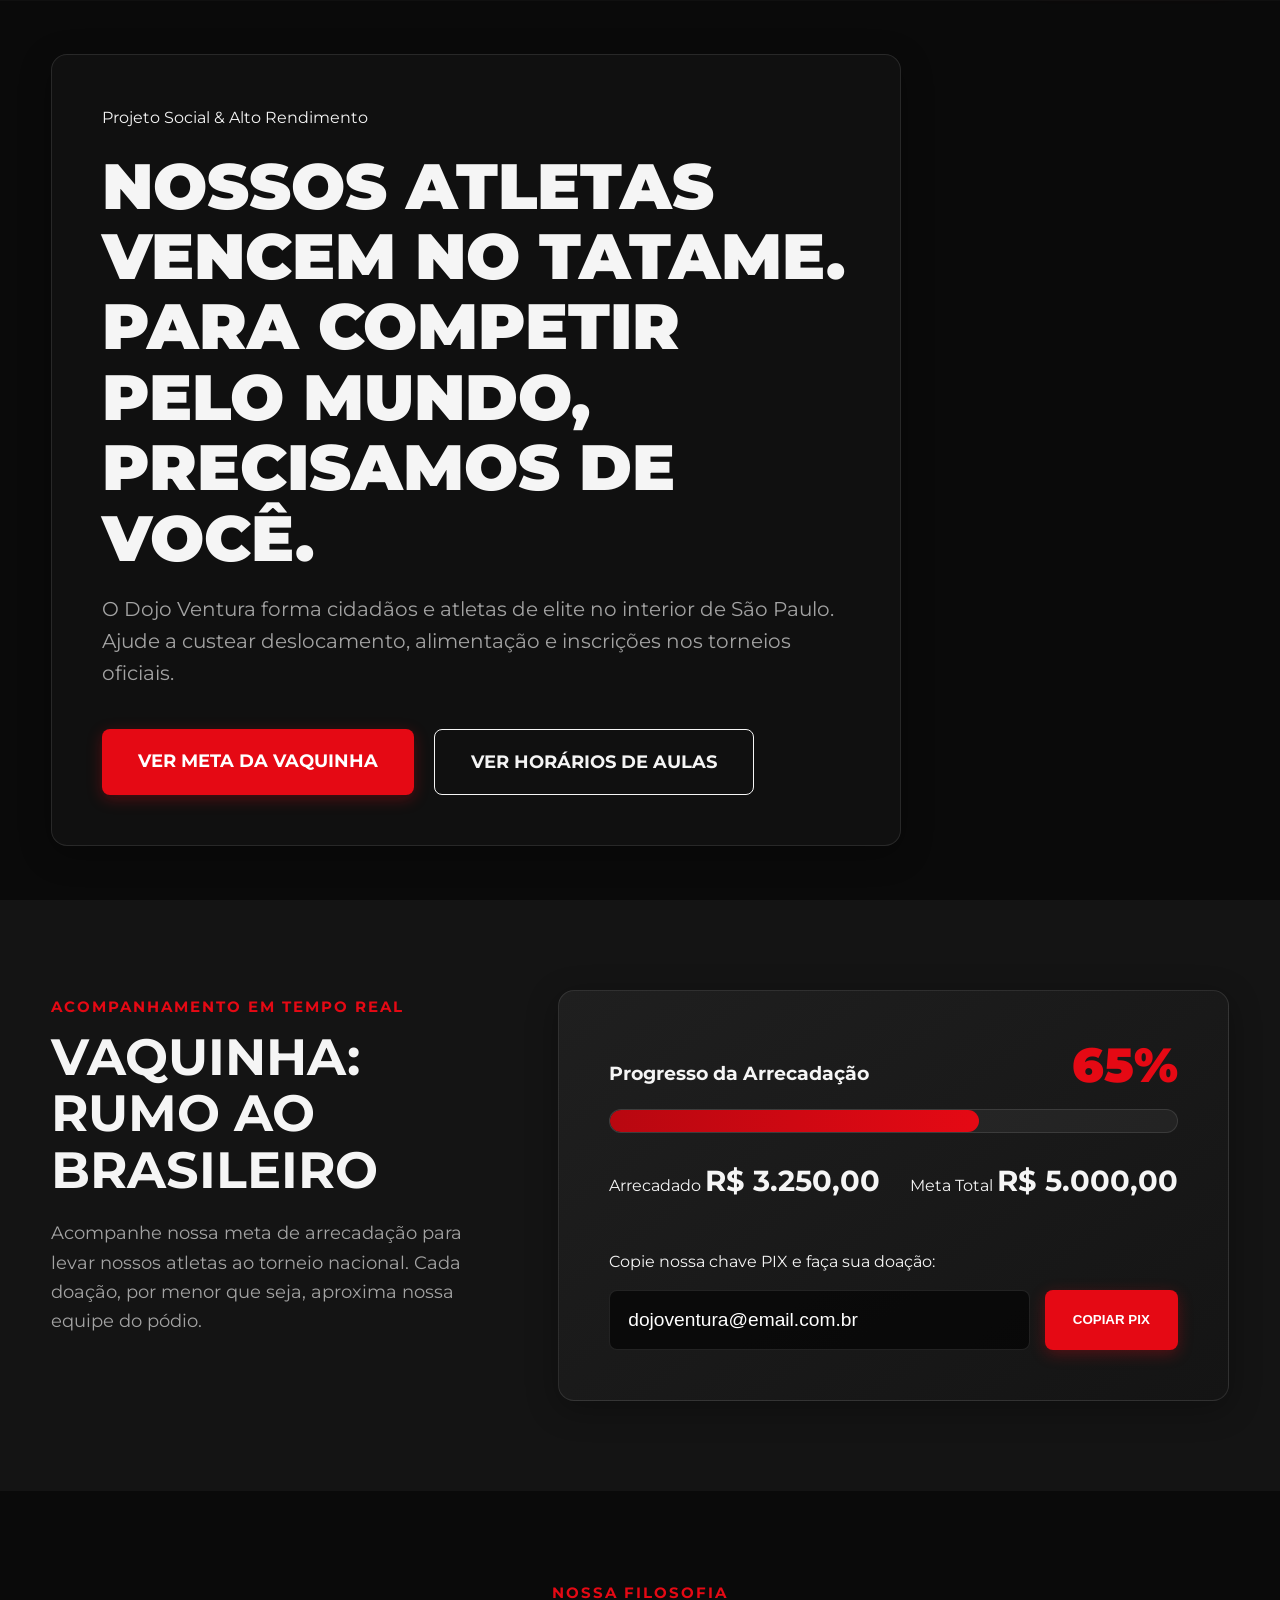
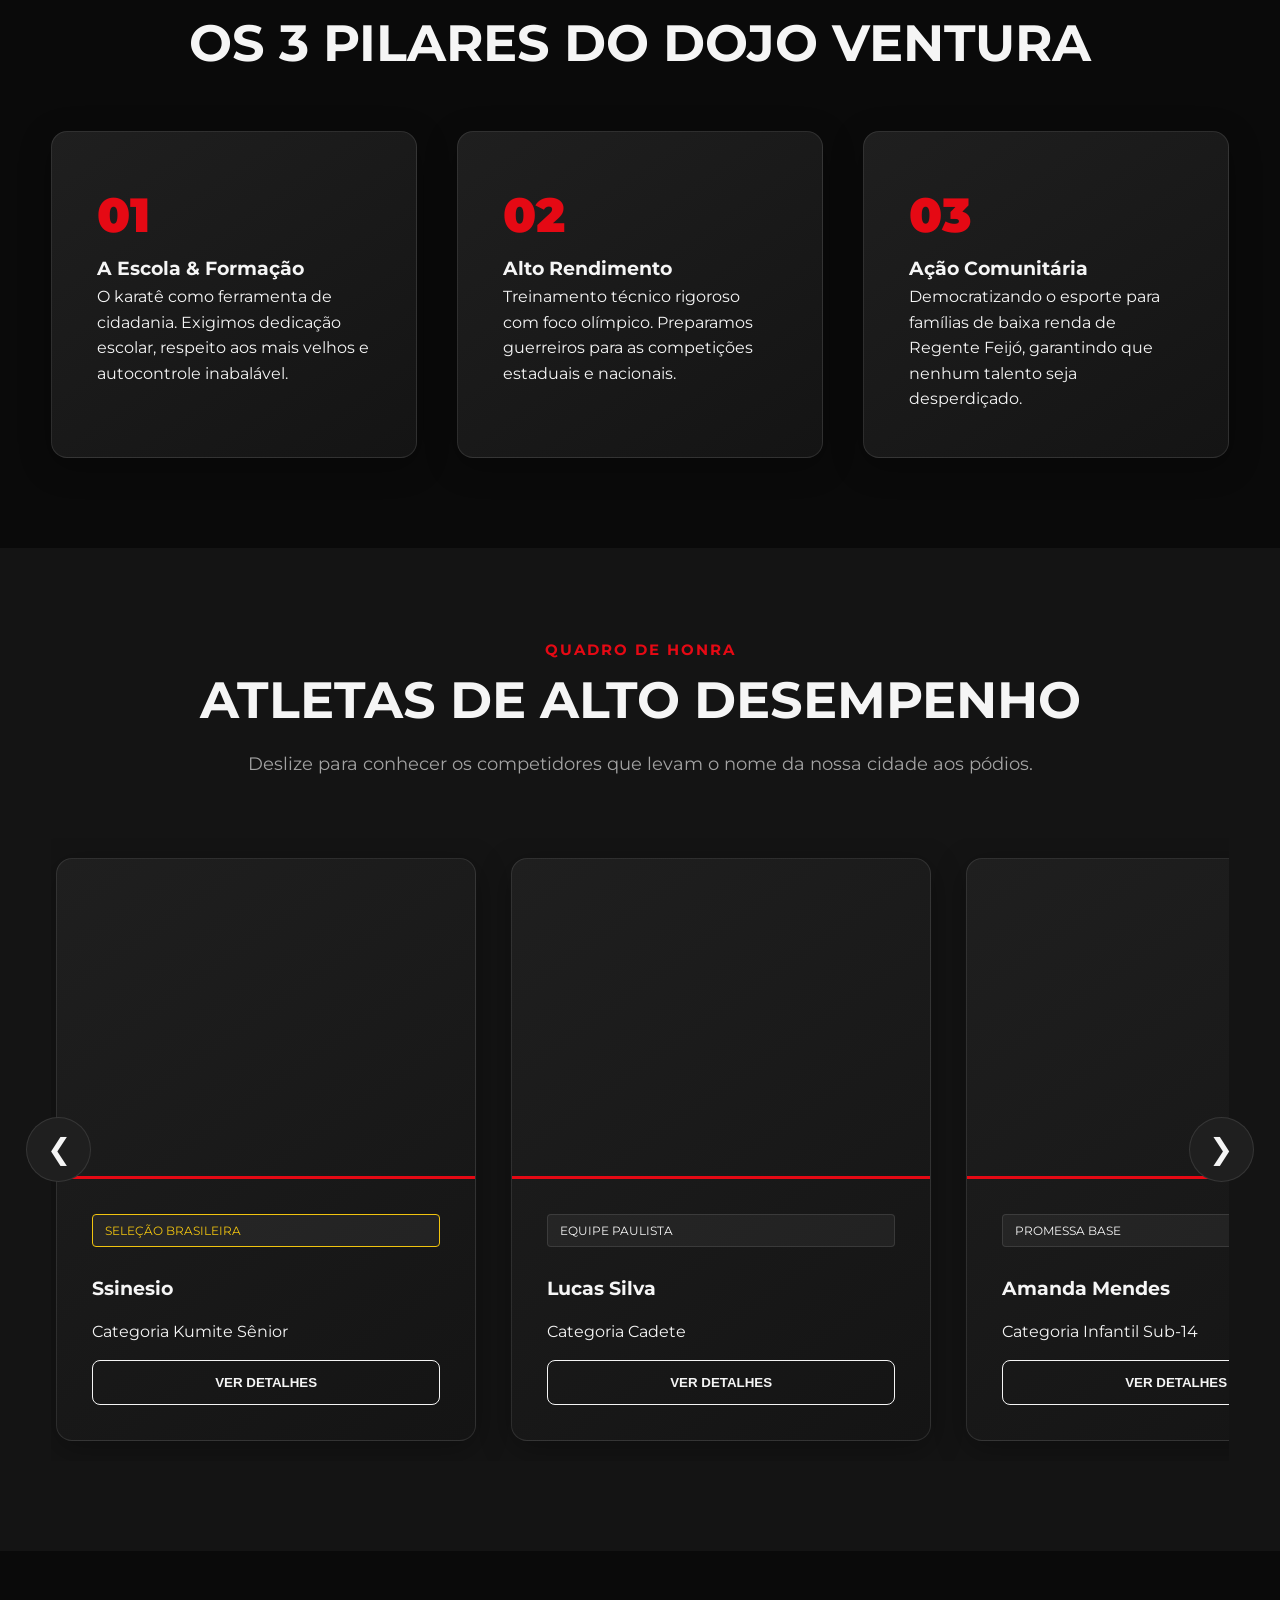
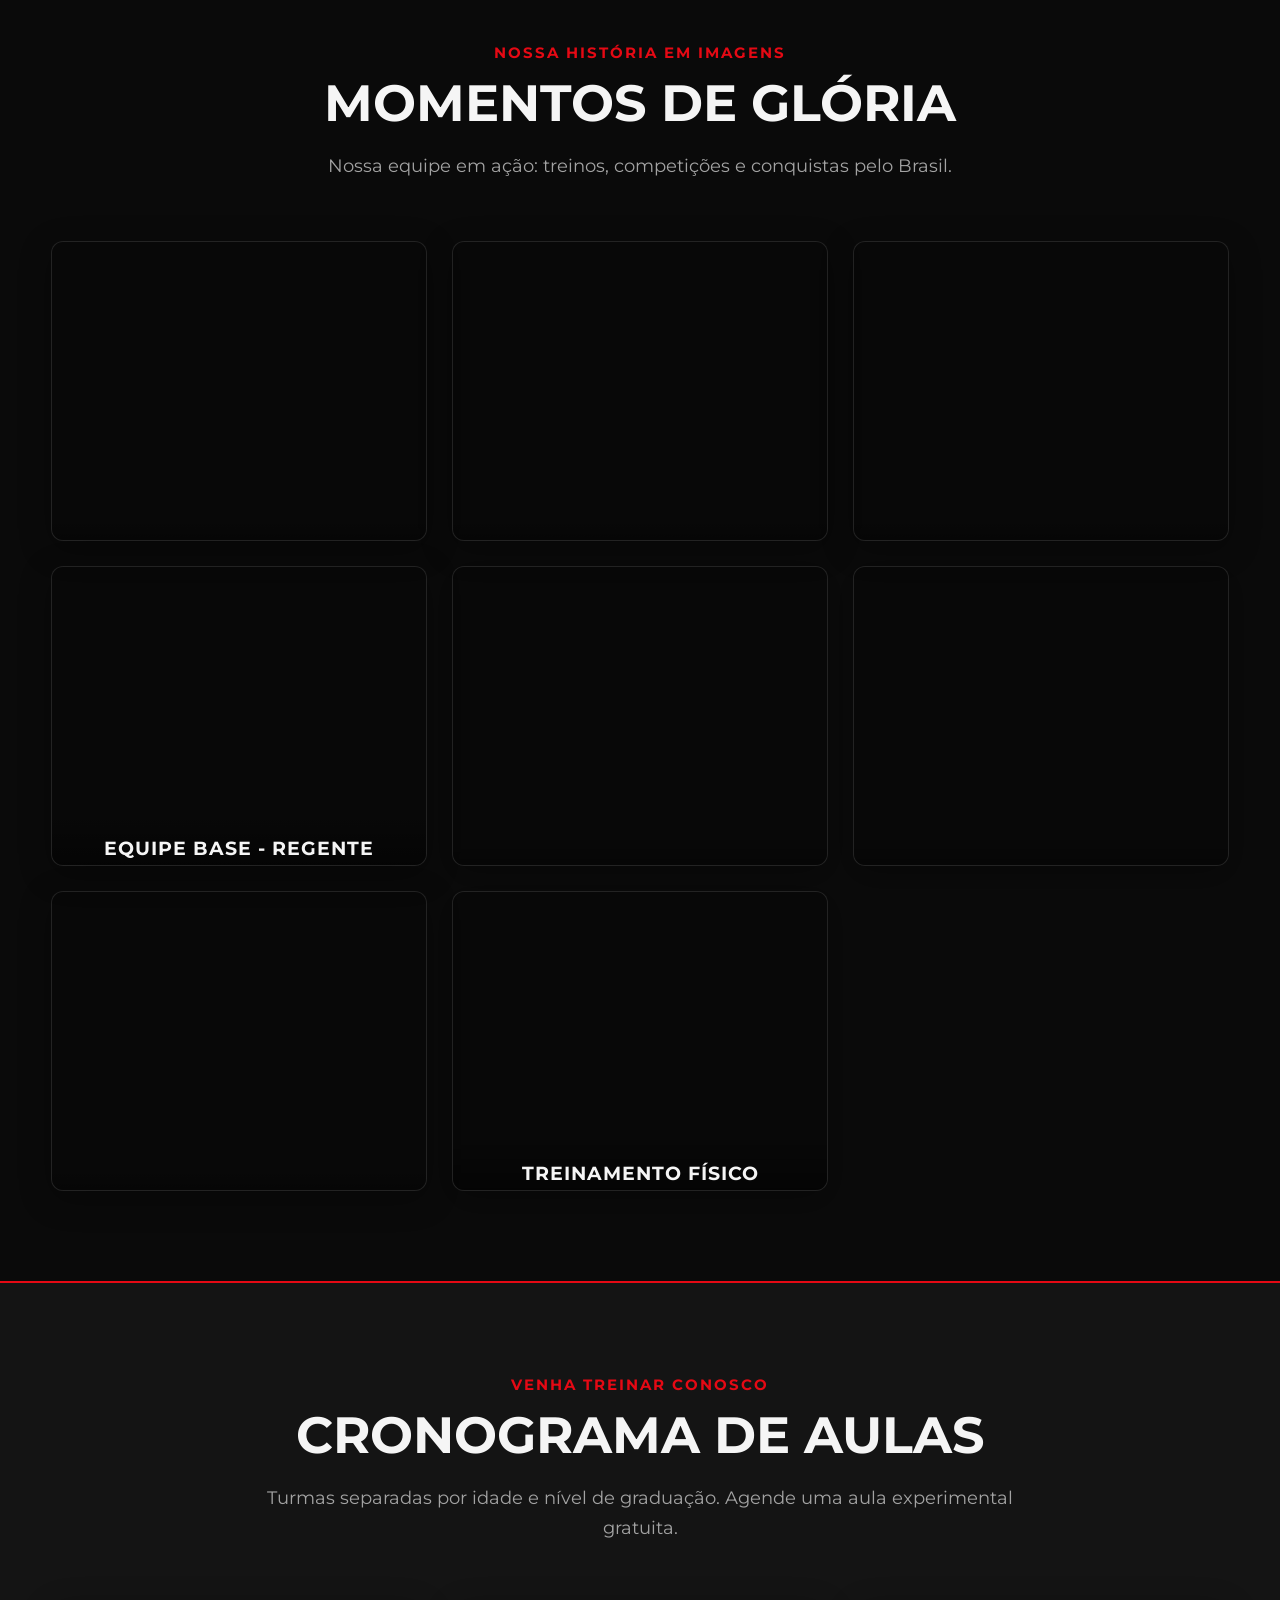
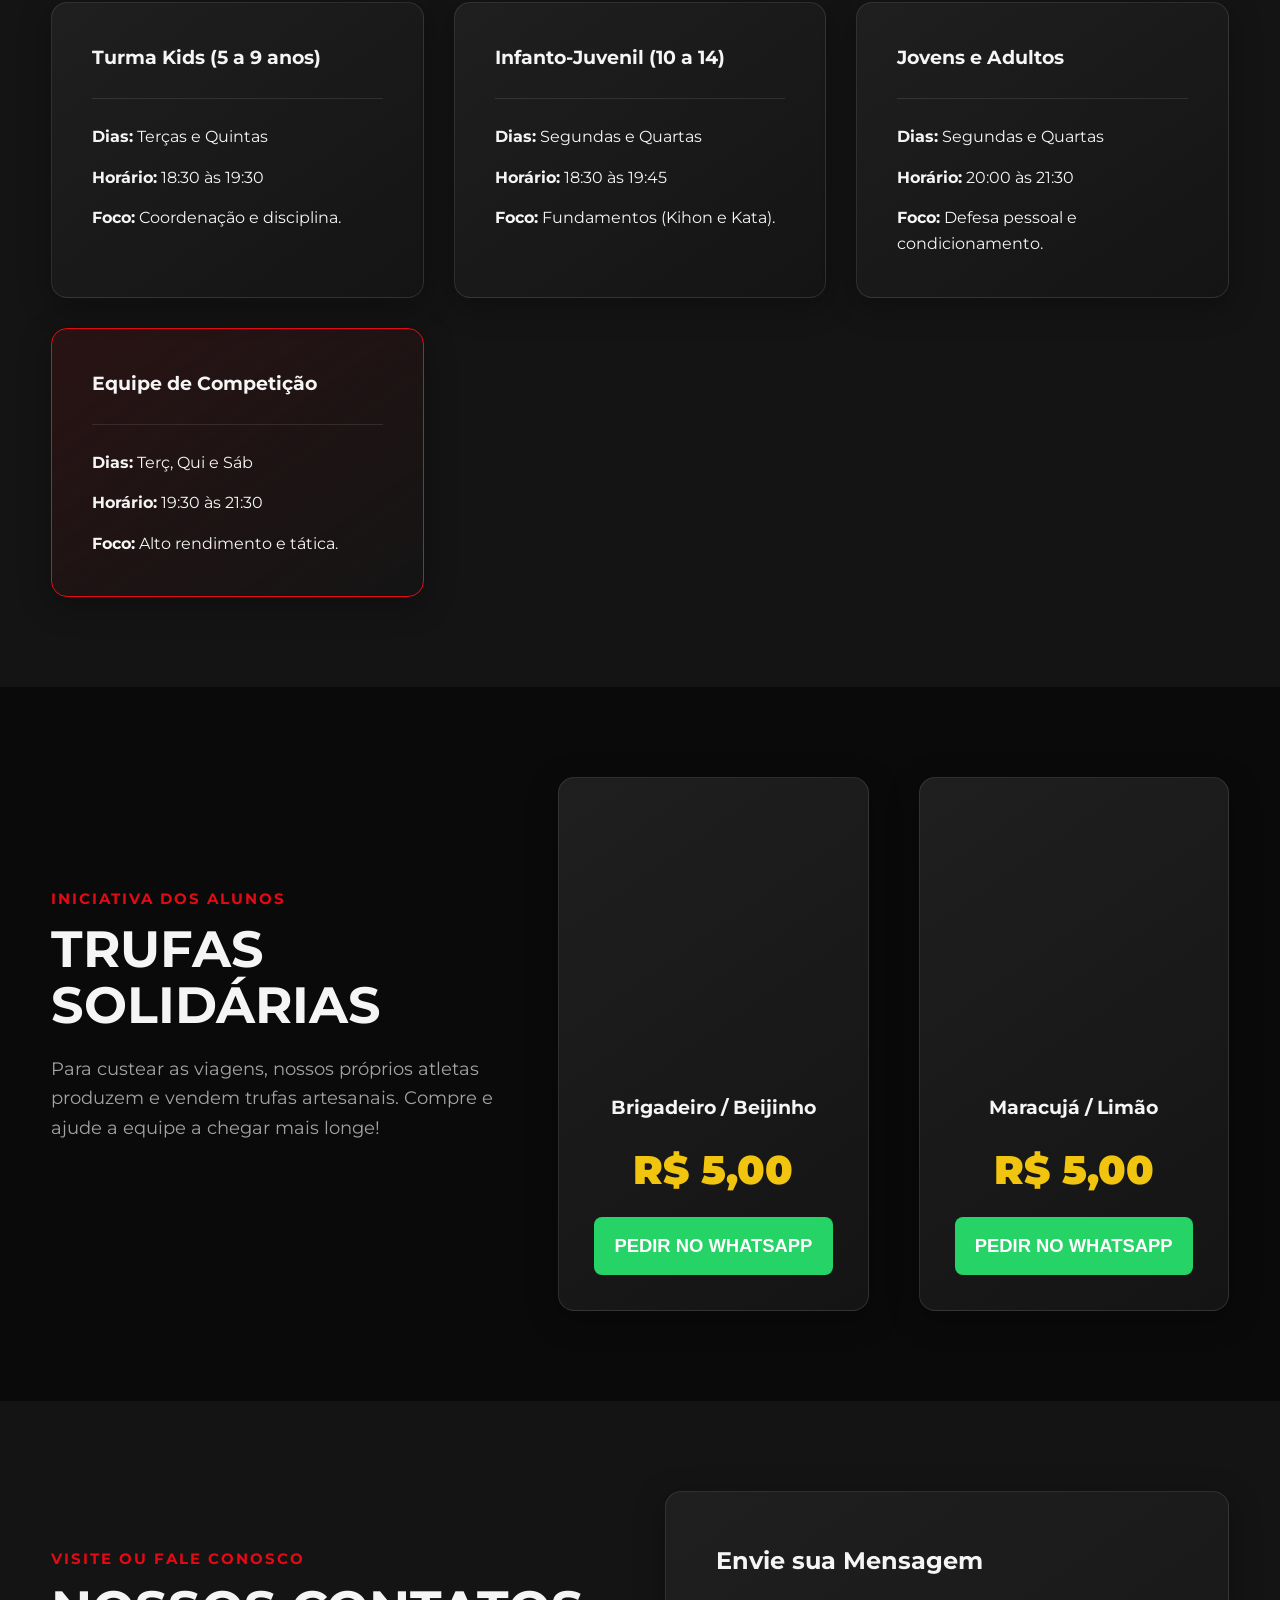
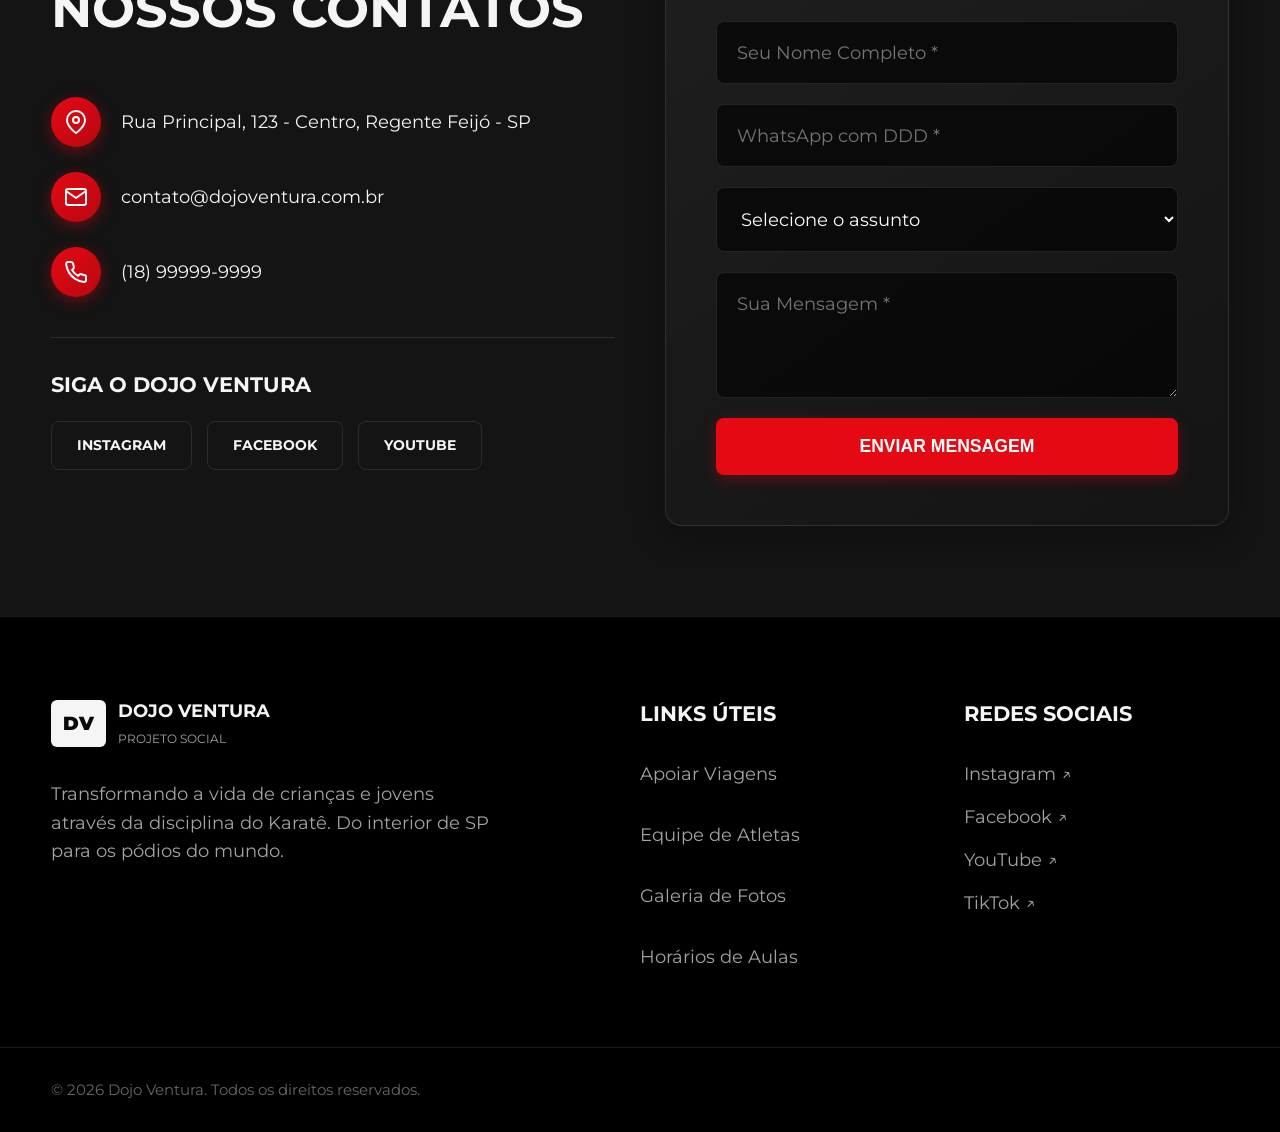
<file: website/index.html>
<!doctype html>
<html lang="pt-BR">
  <head>
    <meta charset="UTF-8" />
    <meta name="viewport" content="width=device-width, initial-scale=1.0" />
    <title>Dojo Ventura — Centro de Treinamento de Karatê</title>
    <link rel="preconnect" href="https://fonts.googleapis.com" />
    <link rel="preconnect" href="https://fonts.gstatic.com" crossorigin />
    <link
      href="https://fonts.googleapis.com/css2?family=Montserrat:wght@400;700;900&display=swap"
      rel="stylesheet"
    />
    <link rel="stylesheet" href="../assets/CSS/style.css" />
  </head>
  <body>
    <!-- Header Oculto (Aparece no Scroll) -->
    <header id="main-header" class="header">
      <div class="header-container container">
        <a href="#" class="logo">
          <span class="logo-box">DV</span>
          <div class="logo-text">
            <strong>DOJO VENTURA</strong>
            <span>Regente Feijó/SP</span>
          </div>
        </a>
        <nav class="nav-links">
          <a href="#vaquinha">Vaquinha</a>
          <a href="#atletas">Atletas</a>
          <a href="#galeria">Galeria</a>
          <a href="#aulas">Aulas</a>
          <a href="#apoiar">Trufas</a>
        </nav>
        <a href="#contato" class="btn-primary btn-header">Fale Conosco</a>
      </div>
    </header>

    <section id="hero" class="hero reveal">
      <div class="hero-overlay"></div>
      <div class="hero-content container">
        <div class="hero-text-block modern-card glass-panel">
          <span class="subtitle">Projeto Social & Alto Rendimento</span>
          <h1>
            Nossos atletas vencem no tatame. Para competir pelo mundo,
            precisamos de você.
          </h1>
          <p>
            O Dojo Ventura forma cidadãos e atletas de elite no interior de São
            Paulo. Ajude a custear deslocamento, alimentação e inscrições nos
            torneios oficiais.
          </p>

          <div class="hero-buttons">
            <a href="#vaquinha" class="btn-primary btn-large"
              >Ver Meta da Vaquinha</a
            >
            <a href="#aulas" class="btn-outline btn-large"
              >Ver Horários de Aulas</a
            >
          </div>
        </div>
      </div>
    </section>

    <!-- Progresso da Vaquinha -->
    <section id="vaquinha" class="section dark-bg reveal">
      <div class="container grid-2-uneven align-items-center">
        <div class="section-header align-left">
          <span class="highlight">Acompanhamento em Tempo Real</span>
          <h2>Vaquinha: Rumo ao Brasileiro</h2>
          <p>
            Acompanhe nossa meta de arrecadação para levar nossos atletas ao
            torneio nacional. Cada doação, por menor que seja, aproxima nossa
            equipe do pódio.
          </p>
        </div>

        <div class="progress-card modern-card">
          <div class="progress-info">
            <h3>Progresso da Arrecadação</h3>
            <span class="progress-percentage">65%</span>
          </div>
          <div class="progress-bar-container">
            <div class="progress-bar-fill" style="width: 65%"></div>
          </div>
          <div class="progress-stats">
            <div>
              <span class="label">Arrecadado</span>
              <strong>R$ 3.250,00</strong>
            </div>
            <div class="text-right">
              <span class="label">Meta Total</span>
              <strong>R$ 5.000,00</strong>
            </div>
          </div>

          <div class="pix-action-box">
            <p>Copie nossa chave PIX e faça sua doação:</p>
            <div class="pix-action">
              <input
                type="text"
                id="pixKey"
                readonly
                value="dojoventura@email.com.br"
                class="pix-input"
              />
              <button onclick="copiarPix()" class="btn-primary">
                Copiar PIX
              </button>
            </div>
          </div>
        </div>
      </div>
    </section>

    <main>
      <section id="pilares" class="section reveal">
        <div class="container">
          <div class="section-header">
            <span class="highlight">Nossa Filosofia</span>
            <h2>Os 3 Pilares do Dojo Ventura</h2>
          </div>
          <div class="grid-3">
            <div class="card modern-card">
              <div class="card-icon">01</div>
              <h3>A Escola & Formação</h3>
              <p>
                O karatê como ferramenta de cidadania. Exigimos dedicação
                escolar, respeito aos mais velhos e autocontrole inabalável.
              </p>
            </div>
            <div class="card modern-card">
              <div class="card-icon">02</div>
              <h3>Alto Rendimento</h3>
              <p>
                Treinamento técnico rigoroso com foco olímpico. Preparamos
                guerreiros para as competições estaduais e nacionais.
              </p>
            </div>
            <div class="card modern-card">
              <div class="card-icon">03</div>
              <h3>Ação Comunitária</h3>
              <p>
                Democratizando o esporte para famílias de baixa renda de Regente
                Feijó, garantindo que nenhum talento seja desperdiçado.
              </p>
            </div>
          </div>
        </div>
      </section>

      <!-- Atletas Carrossel (Atualizado com mais cards) -->
      <section id="atletas" class="section dark-bg reveal">
        <div class="container">
          <div class="section-header">
            <span class="highlight">Quadro de Honra</span>
            <h2>Atletas de Alto Desempenho</h2>
            <p>
              Deslize para conhecer os competidores que levam o nome da nossa
              cidade aos pódios.
            </p>
          </div>

          <div class="carousel-container">
            <button class="carousel-btn prev-btn" id="prevBtn">&#10094;</button>
            <div class="carousel-track" id="carouselTrack">
              <!-- Atleta 1 -->
              <div class="atleta-card modern-card">
                <div
                  class="atleta-img"
                  style="
                    background-image: url(&quot;https://images.unsplash.com/photo-1555597673-b21d5c935865?auto=format&fit=crop&w=600&q=80&quot;);
                  "
                ></div>
                <div class="atleta-info">
                  <span class="badge badge-gold">Seleção Brasileira</span>
                  <h3>Ssinesio</h3>
                  <p>Categoria Kumite Sênior</p>
                  <button class="btn-outline open-modal" data-atleta="Ssinesio">
                    Ver Detalhes
                  </button>
                </div>
              </div>
              <!-- Atleta 2 -->
              <div class="atleta-card modern-card">
                <div
                  class="atleta-img"
                  style="
                    background-image: url(&quot;https://images.unsplash.com/photo-1541534741688-6078c6bfb5c5?auto=format&fit=crop&w=600&q=80&quot;);
                  "
                ></div>
                <div class="atleta-info">
                  <span class="badge">Equipe Paulista</span>
                  <h3>Lucas Silva</h3>
                  <p>Categoria Cadete</p>
                  <button
                    class="btn-outline open-modal"
                    data-atleta="Lucas Silva"
                  >
                    Ver Detalhes
                  </button>
                </div>
              </div>
              <!-- Atleta 3 -->
              <div class="atleta-card modern-card">
                <div
                  class="atleta-img"
                  style="
                    background-image: url(&quot;https://images.unsplash.com/photo-1574680096145-d05b474e2155?auto=format&fit=crop&w=600&q=80&quot;);
                  "
                ></div>
                <div class="atleta-info">
                  <span class="badge">Promessa Base</span>
                  <h3>Amanda Mendes</h3>
                  <p>Categoria Infantil Sub-14</p>
                  <button
                    class="btn-outline open-modal"
                    data-atleta="Amanda Mendes"
                  >
                    Ver Detalhes
                  </button>
                </div>
              </div>
              <!-- Atleta 4 -->
              <div class="atleta-card modern-card">
                <div
                  class="atleta-img"
                  style="
                    background-image: url(&quot;https://images.unsplash.com/photo-1599058917212-d750089bc07e?auto=format&fit=crop&w=600&q=80&quot;);
                    filter: grayscale(20%);
                  "
                ></div>
                <div class="atleta-info">
                  <span class="badge badge-gold">Especialista Kata</span>
                  <h3>Roberto Gomes</h3>
                  <p>Categoria Kata Sênior</p>
                  <button
                    class="btn-outline open-modal"
                    data-atleta="Roberto Gomes"
                  >
                    Ver Detalhes
                  </button>
                </div>
              </div>
              <!-- Atleta 5 -->
              <div class="atleta-card modern-card">
                <div
                  class="atleta-img"
                  style="
                    background-image: url(&quot;https://images.unsplash.com/photo-1526509867162-5b0c0d1b4b33?auto=format&fit=crop&w=600&q=80&quot;);
                  "
                ></div>
                <div class="atleta-info">
                  <span class="badge">Feminino Elite</span>
                  <h3>Julia Castro</h3>
                  <p>Categoria Kumite Sub-21</p>
                  <button
                    class="btn-outline open-modal"
                    data-atleta="Julia Castro"
                  >
                    Ver Detalhes
                  </button>
                </div>
              </div>
              <!-- Atleta 6 -->
              <div class="atleta-card modern-card">
                <div
                  class="atleta-img"
                  style="
                    background-image: url(&quot;https://images.unsplash.com/photo-1595078475328-1ab05d41660c?auto=format&fit=crop&w=600&q=80&quot;);
                  "
                ></div>
                <div class="atleta-info">
                  <span class="badge">Destaque Regional</span>
                  <h3>Marcos Vinicius</h3>
                  <p>Categoria Júnior</p>
                  <button
                    class="btn-outline open-modal"
                    data-atleta="Marcos Vinicius"
                  >
                    Ver Detalhes
                  </button>
                </div>
              </div>
            </div>
            <button class="carousel-btn next-btn" id="nextBtn">&#10095;</button>
          </div>
        </div>
      </section>

      <!-- GALERIA DE FOTOS (Expandida) -->
      <section id="galeria" class="section reveal">
        <div class="container">
          <div class="section-header">
            <span class="highlight">Nossa História em Imagens</span>
            <h2>Momentos de Glória</h2>
            <p>
              Nossa equipe em ação: treinos, competições e conquistas pelo
              Brasil.
            </p>
          </div>

          <div class="galeria-grid">
            <div
              class="galeria-item modern-card"
              style="
                background-image: url(&quot;https://images.unsplash.com/photo-1555597673-b21d5c935865?auto=format&fit=crop&w=800&q=80&quot;);
              "
            >
              <div class="galeria-overlay">
                <span>Campeonato Paulista 2023</span>
              </div>
            </div>
            <div
              class="galeria-item modern-card"
              style="
                background-image: url(&quot;https://images.unsplash.com/photo-1541534741688-6078c6bfb5c5?auto=format&fit=crop&w=800&q=80&quot;);
              "
            >
              <div class="galeria-overlay"><span>Treino de Kumite</span></div>
            </div>
            <div
              class="galeria-item modern-card"
              style="
                background-image: url(&quot;https://images.unsplash.com/photo-1574680096145-d05b474e2155?auto=format&fit=crop&w=800&q=80&quot;);
              "
            >
              <div class="galeria-overlay">
                <span>Apresentação de Kata</span>
              </div>
            </div>
            <div
              class="galeria-item modern-card"
              style="
                background-image: url(&quot;https://images.unsplash.com/photo-1599058917212-d750089bc07e?auto=format&fit=crop&w=800&q=80&quot;);
              "
            >
              <div class="galeria-overlay">
                <span>Equipe Base - Regente Feijó</span>
              </div>
            </div>
            <div
              class="galeria-item modern-card"
              style="
                background-image: url(&quot;https://images.unsplash.com/photo-1548843288-e9f0d11f62b0?auto=format&fit=crop&w=800&q=80&quot;);
                filter: grayscale(50%);
              "
            >
              <div class="galeria-overlay"><span>Entrega de Faixas</span></div>
            </div>
            <div
              class="galeria-item modern-card"
              style="
                background-image: url(&quot;https://images.unsplash.com/photo-1621303837174-89787a7d4729?auto=format&fit=crop&w=800&q=80&quot;);
                filter: grayscale(20%);
              "
            >
              <div class="galeria-overlay">
                <span>Finais Open Nacional</span>
              </div>
            </div>
            <div
              class="galeria-item modern-card"
              style="
                background-image: url(&quot;https://images.unsplash.com/photo-1526509867162-5b0c0d1b4b33?auto=format&fit=crop&w=800&q=80&quot;);
              "
            >
              <div class="galeria-overlay">
                <span>Copa São Paulo 2024</span>
              </div>
            </div>
            <div
              class="galeria-item modern-card"
              style="
                background-image: url(&quot;https://images.unsplash.com/photo-1517836357463-d25dfeac3438?auto=format&fit=crop&w=800&q=80&quot;);
                filter: grayscale(30%);
              "
            >
              <div class="galeria-overlay">
                <span>Treinamento Físico Extremo</span>
              </div>
            </div>
          </div>
        </div>
      </section>

      <!-- HORÁRIOS DAS AULAS -->
      <section id="aulas" class="section dark-bg reveal border-top-red">
        <div class="container">
          <div class="section-header">
            <span class="highlight">Venha Treinar Conosco</span>
            <h2>Cronograma de Aulas</h2>
            <p>
              Turmas separadas por idade e nível de graduação. Agende uma aula
              experimental gratuita.
            </p>
          </div>

          <div class="grid-4">
            <div class="aula-card modern-card">
              <h3>Turma Kids (5 a 9 anos)</h3>
              <hr />
              <ul>
                <li><strong>Dias:</strong> Terças e Quintas</li>
                <li><strong>Horário:</strong> 18:30 às 19:30</li>
                <li><strong>Foco:</strong> Coordenação e disciplina.</li>
              </ul>
            </div>
            <div class="aula-card modern-card">
              <h3>Infanto-Juvenil (10 a 14)</h3>
              <hr />
              <ul>
                <li><strong>Dias:</strong> Segundas e Quartas</li>
                <li><strong>Horário:</strong> 18:30 às 19:45</li>
                <li><strong>Foco:</strong> Fundamentos (Kihon e Kata).</li>
              </ul>
            </div>
            <div class="aula-card modern-card">
              <h3>Jovens e Adultos</h3>
              <hr />
              <ul>
                <li><strong>Dias:</strong> Segundas e Quartas</li>
                <li><strong>Horário:</strong> 20:00 às 21:30</li>
                <li>
                  <strong>Foco:</strong> Defesa pessoal e condicionamento.
                </li>
              </ul>
            </div>
            <div class="aula-card modern-card card-destaque">
              <h3>Equipe de Competição</h3>
              <hr />
              <ul>
                <li><strong>Dias:</strong> Terç, Qui e Sáb</li>
                <li><strong>Horário:</strong> 19:30 às 21:30</li>
                <li><strong>Foco:</strong> Alto rendimento e tática.</li>
              </ul>
            </div>
          </div>
        </div>
      </section>

      <!-- TRUFAS -->
      <section id="apoiar" class="section reveal">
        <div class="container grid-2-uneven align-items-center">
          <div class="section-header align-left">
            <span class="highlight">Iniciativa dos Alunos</span>
            <h2>Trufas Solidárias</h2>
            <p>
              Para custear as viagens, nossos próprios atletas produzem e vendem
              trufas artesanais. Compre e ajude a equipe a chegar mais longe!
            </p>
          </div>

          <div class="grid-2-form">
            <div class="trufa-card modern-card">
              <div
                class="trufa-img"
                style="
                  background-image: url(&quot;https://images.unsplash.com/photo-1548843288-e9f0d11f62b0?auto=format&fit=crop&w=400&q=80&quot;);
                "
              ></div>
              <div class="trufa-info">
                <h3>Brigadeiro / Beijinho</h3>
                <span class="price">R$ 5,00</span>
                <button
                  class="btn-whatsapp"
                  onclick="pedirTrufa('Tradicionais')"
                >
                  Pedir no WhatsApp
                </button>
              </div>
            </div>
            <div class="trufa-card modern-card">
              <div
                class="trufa-img"
                style="
                  background-image: url(&quot;https://images.unsplash.com/photo-1621303837174-89787a7d4729?auto=format&fit=crop&w=400&q=80&quot;);
                "
              ></div>
              <div class="trufa-info">
                <h3>Maracujá / Limão</h3>
                <span class="price">R$ 5,00</span>
                <button class="btn-whatsapp" onclick="pedirTrufa('Frutas')">
                  Pedir no WhatsApp
                </button>
              </div>
            </div>
          </div>
        </div>
      </section>

      <!-- Contato -->
      <section id="contato" class="section dark-bg reveal">
        <div class="container grid-2-form align-items-center">
          <div class="contato-info">
            <div class="section-header align-left">
              <span class="highlight">Visite ou Fale Conosco</span>
              <h2>Nossos Contatos</h2>
            </div>

            <ul class="contato-lista">
              <li>
                <div class="icon-box pulse-anim">
                  <svg
                    viewBox="0 0 24 24"
                    width="24"
                    height="24"
                    stroke="currentColor"
                    stroke-width="2"
                    fill="none"
                    stroke-linecap="round"
                    stroke-linejoin="round"
                  >
                    <path
                      d="M21 10c0 7-9 13-9 13s-9-6-9-13a9 9 0 0 1 18 0z"
                    ></path>
                    <circle cx="12" cy="10" r="3"></circle>
                  </svg>
                </div>
                <span>Rua Principal, 123 - Centro, Regente Feijó - SP</span>
              </li>
              <li>
                <div class="icon-box float-anim">
                  <svg
                    viewBox="0 0 24 24"
                    width="24"
                    height="24"
                    stroke="currentColor"
                    stroke-width="2"
                    fill="none"
                    stroke-linecap="round"
                    stroke-linejoin="round"
                  >
                    <path
                      d="M4 4h16c1.1 0 2 .9 2 2v12c0 1.1-.9 2-2 2H4c-1.1 0-2-.9-2-2V6c0-1.1.9-2 2-2z"
                    ></path>
                    <polyline points="22,6 12,13 2,6"></polyline>
                  </svg>
                </div>
                <span>contato@dojoventura.com.br</span>
              </li>
              <li>
                <div class="icon-box wiggle-anim">
                  <svg
                    viewBox="0 0 24 24"
                    width="24"
                    height="24"
                    stroke="currentColor"
                    stroke-width="2"
                    fill="none"
                    stroke-linecap="round"
                    stroke-linejoin="round"
                  >
                    <path
                      d="M22 16.92v3a2 2 0 0 1-2.18 2 19.79 19.79 0 0 1-8.63-3.07 19.5 19.5 0 0 1-6-6 19.79 19.79 0 0 1-3.07-8.67A2 2 0 0 1 4.11 2h3a2 2 0 0 1 2 1.72 12.84 12.84 0 0 0 .7 2.81 2 2 0 0 1-.45 2.11L8.09 9.91a16 16 0 0 0 6 6l1.27-1.27a2 2 0 0 1 2.11-.45 12.84 12.84 0 0 0 2.81.7A2 2 0 0 1 22 16.92z"
                    ></path>
                  </svg>
                </div>
                <span>(18) 99999-9999</span>
              </li>
            </ul>

            <div class="social-destaque">
              <h3>Siga o Dojo Ventura</h3>
              <div class="social-links-row">
                <a href="#" class="social-btn-large instagram">Instagram</a>
                <a href="#" class="social-btn-large facebook">Facebook</a>
                <a href="#" class="social-btn-large youtube">YouTube</a>
              </div>
            </div>
          </div>

          <form class="contato-form modern-card">
            <h3 style="margin-bottom: 20px; font-size: 1.5rem">
              Envie sua Mensagem
            </h3>
            <input type="text" placeholder="Seu Nome Completo *" required />
            <input type="tel" placeholder="WhatsApp com DDD *" required />
            <select required>
              <option value="">Selecione o assunto</option>
              <option value="apoiar">Quero ser apoiador / Patrocínio</option>
              <option value="aulas">Matrículas e aulas</option>
            </select>
            <textarea rows="4" placeholder="Sua Mensagem *" required></textarea>
            <button type="button" class="btn-primary btn-large">
              Enviar Mensagem
            </button>
          </form>
        </div>
      </section>
    </main>

    <footer class="footer">
      <div class="container footer-grid">
        <div class="footer-col brand-col">
          <a href="#" class="logo">
            <span class="logo-box">DV</span>
            <div class="logo-text">
              <strong>DOJO VENTURA</strong>
              <span>Projeto Social</span>
            </div>
          </a>
          <p class="footer-desc">
            Transformando a vida de crianças e jovens através da disciplina do
            Karatê. Do interior de SP para os pódios do mundo.
          </p>
        </div>

        <div class="footer-col">
          <h3>Links Úteis</h3>
          <ul>
            <li><a href="#vaquinha">Apoiar Viagens</a></li>
            <li><a href="#atletas">Equipe de Atletas</a></li>
            <li><a href="#galeria">Galeria de Fotos</a></li>
            <li><a href="#aulas">Horários de Aulas</a></li>
          </ul>
        </div>

        <div class="footer-col">
          <h3>Redes Sociais</h3>
          <div class="social-links">
            <a href="#" class="social-link-text">Instagram ↗</a>
            <a href="#" class="social-link-text">Facebook ↗</a>
            <a href="#" class="social-link-text">YouTube ↗</a>
            <a href="#" class="social-link-text">TikTok ↗</a>
          </div>
        </div>
      </div>

      <div class="footer-bottom container">
        <p>© 2026 Dojo Ventura. Todos os direitos reservados.</p>
      </div>
    </footer>

    <!-- MODAL DO ATLETA (Oculto por padrão) -->
    <div id="atletaModal" class="modal">
      <div class="modal-content modern-card">
        <span class="close-modal">&times;</span>
        <h2 id="modalNomeAtleta">Nome do Atleta</h2>
        <p id="modalCatAtleta" class="modal-categoria">Categoria</p>

        <h3 class="modal-subtitle">Histórico de Competições</h3>
        <ul id="modalListaCompeticoes" class="modal-lista">
          <!-- O JS preencherá isso -->
        </ul>
      </div>
    </div>

    <script src="../assets/JS/scripit.js"></script>
  </body>
</html>
</file>
<file: assets/CSS/style.css>
:root {
  --primary-red: #e50914;
  --bg-main: #0a0a0a;
  --bg-surface: #141414;
  --bg-surface-2: #1f1f1f;
  --text-main: #f5f5f5;
  --text-muted: #a3a3a3;
  --accent-gold: #f1c40f;
  --border-color: rgba(255, 255, 255, 0.1);
}

* {
  margin: 0;
  padding: 0;
  box-sizing: border-box;
}
body {
  font-family: "Montserrat", sans-serif;
  background-color: var(--bg-main);
  color: var(--text-main);
  line-height: 1.6;
  overflow-x: hidden;
}
a {
  text-decoration: none;
  color: inherit;
}

/* Contêiner agora utiliza 100% do espaço da tela com margens laterais */
.container {
  width: 100%;
  margin: 0 auto;
  padding: 0 4%;
}
.section {
  padding: 90px 0;
}
.dark-bg {
  background-color: var(--bg-surface);
}
.border-top-red {
  border-top: 2px solid var(--primary-red);
}

/* Header */
.header {
  position: fixed;
  width: 100%;
  top: 0;
  background: rgba(10, 10, 10, 0.95);
  backdrop-filter: blur(10px);
  z-index: 100;
  border-bottom: 1px solid var(--border-color);
  transform: translateY(-100%);
  transition: transform 0.4s;
}
.header.show-header {
  transform: translateY(0);
}
.header-container {
  display: flex;
  justify-content: space-between;
  align-items: center;
  padding: 15px 4%;
}
.logo {
  display: flex;
  align-items: center;
  gap: 12px;
}
.logo-box {
  background: var(--text-main);
  color: var(--bg-main);
  font-weight: 900;
  padding: 8px 12px;
  font-size: 1.2rem;
  border-radius: 6px;
}
.logo-text strong {
  display: block;
  font-size: 1.1rem;
}
.logo-text span {
  font-size: 0.75rem;
  color: var(--text-muted);
  text-transform: uppercase;
}
.nav-links {
  display: flex;
  gap: 30px;
}
.nav-links a {
  font-size: 0.95rem;
  text-transform: uppercase;
  font-weight: bold;
  transition: color 0.3s;
}
.nav-links a:hover {
  color: var(--primary-red);
}

/* Buttons */
.btn-primary,
.btn-outline {
  padding: 14px 28px;
  font-weight: bold;
  text-transform: uppercase;
  border-radius: 8px;
  cursor: pointer;
  display: inline-block;
  text-align: center;
  transition: 0.3s;
  border: none;
}
.btn-large {
  padding: 18px 36px;
  font-size: 1.1rem;
}
.btn-primary {
  background-color: var(--primary-red);
  color: #fff;
  box-shadow: 0 4px 15px rgba(229, 9, 20, 0.3);
}
.btn-primary:hover {
  background-color: #b80710;
  transform: translateY(-2px);
}
.btn-outline {
  background-color: transparent;
  border: 1px solid var(--text-main);
  color: var(--text-main);
}
.btn-outline:hover {
  background-color: var(--text-main);
  color: var(--bg-main);
  transform: translateY(-2px);
}
.badge {
  display: inline-block;
  padding: 6px 12px;
  font-size: 0.75rem;
  background: rgba(255, 255, 255, 0.05);
  border: 1px solid var(--border-color);
  text-transform: uppercase;
  margin-bottom: 12px;
  border-radius: 4px;
}
.badge-gold {
  border-color: var(--accent-gold);
  color: var(--accent-gold);
}

/* Layout & Typography */
.modern-card {
  background: linear-gradient(145deg, var(--bg-surface-2), var(--bg-surface));
  border: 1px solid var(--border-color);
  border-radius: 16px;
  box-shadow: 0 8px 32px rgba(0, 0, 0, 0.3);
  transition:
    transform 0.3s,
    border-color 0.3s;
  overflow: hidden;
}
.modern-card:hover {
  border-color: var(--primary-red);
}
.section-header {
  margin-bottom: 60px;
  text-align: center;
}
.section-header.align-left {
  text-align: left;
}
.highlight {
  font-size: 0.95rem;
  text-transform: uppercase;
  letter-spacing: 2px;
  color: var(--primary-red);
  font-weight: 700;
  display: block;
  margin-bottom: 10px;
}
.section-header h2 {
  font-size: 3.2rem;
  text-transform: uppercase;
  margin-bottom: 20px;
  line-height: 1.1;
}
.section-header p {
  font-size: 1.15rem;
  color: var(--text-muted);
  max-width: 800px;
  margin: 0 auto;
}

.grid-3 {
  display: grid;
  grid-template-columns: repeat(auto-fit, minmax(350px, 1fr));
  gap: 40px;
}
.grid-4 {
  display: grid;
  grid-template-columns: repeat(auto-fit, minmax(280px, 1fr));
  gap: 30px;
}
.grid-2-form {
  display: grid;
  grid-template-columns: 1fr 1fr;
  gap: 50px;
}
.grid-2-uneven {
  display: grid;
  grid-template-columns: 1fr 1.5fr;
  gap: 60px;
}
.align-items-center {
  align-items: center;
}

/* Hero */
.hero {
  height: 100vh;
  display: flex;
  align-items: center;
  background:
    linear-gradient(
      90deg,
      rgba(10, 10, 10, 0.9) 0%,
      rgba(10, 10, 10, 0.5) 50%,
      rgba(10, 10, 10, 0.1) 100%
    ),
    url("https://images.unsplash.com/photo-1599058917212-d750089bc07e?auto=format&fit=crop&w=1920&q=80")
      center/cover;
}
.glass-panel {
  background: rgba(20, 20, 20, 0.65);
  backdrop-filter: blur(12px);
  padding: 50px;
  max-width: 850px;
}
.hero-text-block h1 {
  font-size: 4rem;
  font-weight: 900;
  text-transform: uppercase;
  margin: 20px 0;
  line-height: 1.1;
}
.hero-text-block p {
  font-size: 1.25rem;
  color: var(--text-muted);
  margin-bottom: 40px;
}
.hero-buttons {
  display: flex;
  gap: 20px;
  flex-wrap: wrap;
}

/* Vaquinha */
.progress-card {
  padding: 50px;
}
.progress-info {
  display: flex;
  justify-content: space-between;
  align-items: flex-end;
  margin-bottom: 20px;
}
.progress-percentage {
  font-size: 3rem;
  font-weight: 900;
  color: var(--primary-red);
  line-height: 1;
}
.progress-bar-container {
  width: 100%;
  height: 24px;
  background: rgba(255, 255, 255, 0.05);
  border-radius: 12px;
  overflow: hidden;
  margin-bottom: 25px;
  border: 1px solid var(--border-color);
}
.progress-bar-fill {
  height: 100%;
  background: linear-gradient(90deg, #b80710, var(--primary-red));
  border-radius: 12px;
}
.progress-stats {
  display: flex;
  justify-content: space-between;
  margin-bottom: 45px;
}
.progress-stats strong {
  font-size: 1.8rem;
}
.pix-action {
  display: flex;
  gap: 15px;
  margin-top: 15px;
}
.pix-input {
  flex: 1;
  padding: 18px;
  background: rgba(0, 0, 0, 0.6);
  border: 1px solid var(--border-color);
  color: #fff;
  font-size: 1.2rem;
  border-radius: 8px;
}

/* Pilares & Atletas */
.card {
  padding: 45px;
  gap: 20px;
}
.card-icon {
  font-size: 3rem;
  font-weight: 900;
  color: var(--primary-red);
}
.carousel-container {
  position: relative;
  display: flex;
  align-items: center;
}
.carousel-track {
  display: flex;
  gap: 35px;
  overflow-x: auto;
  padding: 20px 5px;
  scrollbar-width: none;
}
.atleta-card {
  min-width: 420px;
}
.atleta-img {
  height: 320px;
  background-position: center top;
  background-size: cover;
  border-bottom: 3px solid var(--primary-red);
}
.atleta-info {
  padding: 35px;
  gap: 15px;
  display: flex;
  flex-direction: column;
}
.carousel-btn {
  position: absolute;
  z-index: 10;
  background: var(--bg-surface-2);
  color: var(--text-main);
  border: 1px solid var(--border-color);
  width: 65px;
  height: 65px;
  border-radius: 50%;
  font-size: 1.8rem;
  cursor: pointer;
  transition: 0.3s;
}
.carousel-btn:hover {
  background: var(--primary-red);
}
.prev-btn {
  left: -25px;
}
.next-btn {
  right: -25px;
}

/* Galeria */
.galeria-grid {
  display: grid;
  grid-template-columns: repeat(auto-fit, minmax(350px, 1fr));
  gap: 25px;
}
.galeria-item {
  height: 300px;
  background-size: cover;
  background-position: center;
  position: relative;
  overflow: hidden;
  cursor: pointer;
  border-radius: 12px;
}
.galeria-item::before {
  content: "";
  position: absolute;
  top: 0;
  left: 0;
  width: 100%;
  height: 100%;
  background: rgba(0, 0, 0, 0.2);
  transition: 0.4s;
}
.galeria-item:hover::before {
  background: rgba(229, 9, 20, 0.4);
}
.galeria-item:hover {
  transform: translateY(-8px) scale(1.02);
}
.galeria-overlay {
  position: absolute;
  bottom: -50px;
  left: 0;
  width: 100%;
  padding: 20px;
  background: linear-gradient(transparent, rgba(0, 0, 0, 0.9));
  transition: 0.4s;
  text-align: center;
}
.galeria-item:hover .galeria-overlay {
  bottom: 0;
}
.galeria-overlay span {
  font-weight: bold;
  font-size: 1.2rem;
  text-transform: uppercase;
  letter-spacing: 1px;
}

/* Aulas & Trufas */
.aula-card {
  padding: 40px;
  gap: 15px;
  display: flex;
  flex-direction: column;
}
.aula-card hr {
  border: 0;
  height: 1px;
  background: var(--border-color);
  margin: 10px 0;
}
.aula-card ul {
  list-style: none;
  gap: 15px;
  display: flex;
  flex-direction: column;
}
.card-destaque {
  border: 1px solid var(--primary-red);
  background: linear-gradient(145deg, rgba(229, 9, 20, 0.1), var(--bg-surface));
}
.trufa-card {
  display: flex;
  flex-direction: column;
}
.trufa-img {
  width: 100%;
  height: 280px;
  background-position: center;
  background-size: cover;
}
.trufa-info {
  padding: 35px;
  text-align: center;
  gap: 15px;
  display: flex;
  flex-direction: column;
}
.trufa-info .price {
  font-size: 2.5rem;
  font-weight: 900;
  color: var(--accent-gold);
}
.btn-whatsapp {
  background: #25d366;
  color: #fff;
  border: none;
  padding: 18px;
  font-weight: bold;
  text-transform: uppercase;
  font-size: 1.15rem;
  cursor: pointer;
  border-radius: 8px;
  transition: 0.3s;
}
.btn-whatsapp:hover {
  background: #1ebe57;
  transform: translateY(-2px);
}

/* CONTATO & ÍCONES ANIMADOS */
.contato-form {
  display: flex;
  flex-direction: column;
  gap: 20px;
  padding: 50px;
}
.contato-form input,
.contato-form select,
.contato-form textarea {
  width: 100%;
  padding: 20px;
  background: rgba(0, 0, 0, 0.6);
  border: 1px solid var(--border-color);
  color: #fff;
  font-family: inherit;
  font-size: 1.1rem;
  border-radius: 8px;
}
.contato-form input:focus,
.contato-form select:focus,
.contato-form textarea:focus {
  border-color: var(--primary-red);
  outline: none;
}

.contato-lista {
  list-style: none;
  margin-bottom: 40px;
}
.contato-lista li {
  display: flex;
  align-items: center;
  gap: 20px;
  margin-bottom: 25px;
  font-size: 1.1rem;
  color: var(--text-main);
}
.icon-box {
  width: 50px;
  height: 50px;
  background: linear-gradient(135deg, var(--primary-red), #b80710);
  border-radius: 50%;
  display: flex;
  justify-content: center;
  align-items: center;
  color: white;
  flex-shrink: 0;
  box-shadow: 0 4px 15px rgba(229, 9, 20, 0.4);
}

/* Animações dos Ícones de Contato */
.pulse-anim {
  animation: pulseIcon 2s infinite;
}
.float-anim {
  animation: floatIcon 3s ease-in-out infinite;
}
.wiggle-anim {
  animation: wiggleIcon 2.5s infinite;
}

@keyframes pulseIcon {
  0% {
    transform: scale(1);
    box-shadow: 0 0 0 0 rgba(229, 9, 20, 0.6);
  }
  70% {
    transform: scale(1.05);
    box-shadow: 0 0 0 10px rgba(229, 9, 20, 0);
  }
  100% {
    transform: scale(1);
    box-shadow: 0 0 0 0 rgba(229, 9, 20, 0);
  }
}
@keyframes floatIcon {
  0%,
  100% {
    transform: translateY(0);
  }
  50% {
    transform: translateY(-5px);
  }
}
@keyframes wiggleIcon {
  0%,
  100% {
    transform: rotate(0deg);
  }
  25% {
    transform: rotate(-8deg);
  }
  50% {
    transform: rotate(8deg);
  }
  75% {
    transform: rotate(-8deg);
  }
}

.social-destaque {
  margin-top: 40px;
  padding-top: 30px;
  border-top: 1px solid var(--border-color);
}
.social-destaque h3 {
  margin-bottom: 20px;
  font-size: 1.3rem;
  text-transform: uppercase;
}
.social-links-row {
  display: flex;
  gap: 15px;
  flex-wrap: wrap;
}
.social-btn-large {
  padding: 12px 25px;
  border-radius: 8px;
  font-weight: bold;
  text-transform: uppercase;
  font-size: 0.9rem;
  transition: 0.3s;
  border: 1px solid var(--border-color);
}
.social-btn-large:hover {
  transform: translateY(-3px);
  color: #fff;
}
.social-btn-large.instagram:hover {
  background: linear-gradient(
    45deg,
    #f09433 0%,
    #e6683c 25%,
    #dc2743 50%,
    #cc2366 75%,
    #bc1888 100%
  );
  border-color: transparent;
}
.social-btn-large.facebook:hover {
  background: #1877f2;
  border-color: transparent;
}
.social-btn-large.youtube:hover {
  background: #ff0000;
  border-color: transparent;
}

/* Footer */
.footer {
  background: #000;
  border-top: 1px solid var(--border-color);
  padding: 80px 0 30px 0;
}
.footer-grid {
  display: grid;
  grid-template-columns: 2fr 1fr 1fr;
  gap: 60px;
  margin-bottom: 60px;
}
.footer-col h3 {
  font-size: 1.3rem;
  text-transform: uppercase;
  margin-bottom: 30px;
  color: var(--text-main);
}
.footer-col ul {
  list-style: none;
  gap: 18px;
  display: flex;
  flex-direction: column;
}
.footer-col ul li a,
.social-link-text {
  font-size: 1.1rem;
  color: var(--text-muted);
  transition: 0.3s;
  display: block;
  margin-bottom: 15px;
}
.footer-col ul li a:hover,
.social-link-text:hover {
  color: var(--primary-red);
  transform: translateX(5px);
}
.brand-col .footer-desc {
  margin-top: 30px;
  font-size: 1.1rem;
  color: var(--text-muted);
  max-width: 450px;
}
.footer-bottom {
  border-top: 1px solid var(--border-color);
  padding-top: 30px;
  display: flex;
  justify-content: space-between;
  font-size: 0.95rem;
  color: #666;
}

/* Reveal Animation */
.reveal {
  opacity: 0;
  transform: translateY(40px);
  transition: 1s cubic-bezier(0.2, 0.8, 0.2, 1);
}
.reveal.active {
  opacity: 1;
  transform: translateY(0);
}

/* =========================================
   ESTILOS DO MODAL DE ATLETAS
========================================= */
.modal {
  display: none;
  position: fixed;
  z-index: 1000;
  left: 0;
  top: 0;
  width: 100%;
  height: 100%;
  background-color: rgba(0, 0, 0, 0.85);
  backdrop-filter: blur(5px);
  justify-content: center;
  align-items: center;
  opacity: 0;
  transition: opacity 0.3s ease;
}

.modal.show {
  display: flex;
  opacity: 1;
}

.modal-content {
  position: relative;
  width: 90%;
  max-width: 600px;
  padding: 40px;
  background: var(--bg-surface);
  border: 1px solid var(--primary-red);
  transform: translateY(-30px);
  transition: transform 0.3s ease;
}

.modal.show .modal-content {
  transform: translateY(0);
}

.close-modal {
  position: absolute;
  top: 15px;
  right: 20px;
  color: var(--text-muted);
  font-size: 35px;
  font-weight: bold;
  cursor: pointer;
  transition: 0.3s;
}

.close-modal:hover {
  color: var(--primary-red);
}

.modal-content h2 {
  font-size: 2.2rem;
  text-transform: uppercase;
  margin-bottom: 5px;
}

.modal-categoria {
  color: var(--accent-gold);
  font-weight: bold;
  text-transform: uppercase;
  font-size: 0.9rem;
  margin-bottom: 30px;
  letter-spacing: 1px;
}

.modal-subtitle {
  font-size: 1.2rem;
  border-bottom: 1px solid var(--border-color);
  padding-bottom: 10px;
  margin-bottom: 20px;
}

.modal-lista {
  list-style: none;
  display: flex;
  flex-direction: column;
  gap: 15px;
}

.modal-lista li {
  background: rgba(255, 255, 255, 0.03);
  padding: 15px 20px;
  border-left: 4px solid var(--primary-red);
  border-radius: 4px;
  display: flex;
  flex-direction: column;
}

.modal-lista li strong {
  font-size: 1.1rem;
  color: #fff;
}

.modal-lista li .colocacao {
  color: var(--accent-gold);
  font-weight: bold;
}

.modal-lista li .data {
  font-size: 0.85rem;
  color: var(--text-muted);
  margin-top: 5px;
}
</file>
